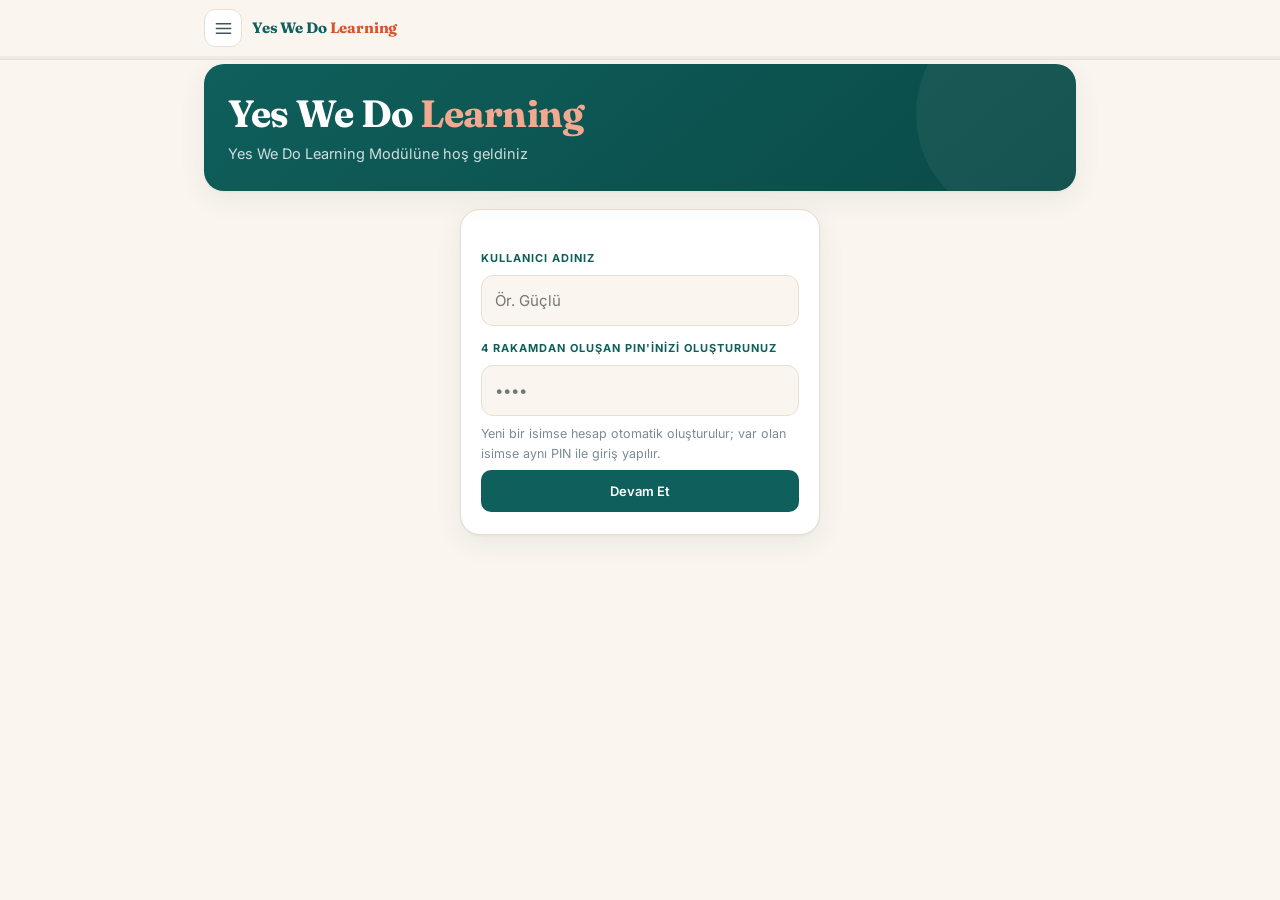
<file: index.html>
<!DOCTYPE html>
<html lang="tr">
<head>
<meta charset="utf-8">
<meta name="viewport" content="width=device-width, initial-scale=1, viewport-fit=cover">
<meta name="apple-mobile-web-app-capable" content="yes">
<meta name="mobile-web-app-capable" content="yes">
<meta name="apple-mobile-web-app-status-bar-style" content="default">
<meta name="apple-mobile-web-app-title" content="YWDL">
<meta name="theme-color" content="#FAF6EF">
<meta name="description" content="Yes We Do Learning — kişiselleştirilmiş eğitim serisi">
<title>Yes We Do Learning</title>

<link rel="manifest" href="manifest.webmanifest">
<link rel="apple-touch-icon" href="icons/apple-touch-icon.png">
<link rel="icon" href="icons/icon-192.png">

<link rel="preconnect" href="https://fonts.googleapis.com">
<link rel="preconnect" href="https://fonts.gstatic.com" crossorigin>
<link href="https://fonts.googleapis.com/css2?family=Fraunces:opsz,wght@9..144,500;9..144,600;9..144,700&family=Inter:wght@400;500;600;700&family=Lora:ital,wght@0,400;0,500;0,600;1,400&display=swap" rel="stylesheet">
<link rel="stylesheet" href="app.css">
</head>
<body>

<header class="topbar">
  <div class="topbar-in">
    <button class="iconbtn" id="menuBtn" aria-label="Menü">
      <svg viewBox="0 0 24 24"><path d="M3 6h18M3 12h18M3 18h18"/></svg>
    </button>
    <div class="brandmark">Yes We Do <span>Learning</span></div>
    <div class="spacer"></div>
    <div class="pagepill" id="pill" hidden></div>
  </div>
  <div class="progress"><i id="prog"></i></div>
</header>

<div class="scrim" id="scrim"></div>
<nav class="toc" id="toc"></nav>

<!-- ══════════ LOGIN ══════════ -->
<main class="screen on" id="loginScreen">
  <div class="home">
    <div class="hero">
      <h1>Yes We Do <em>Learning</em></h1>
      <p>Yes We Do Learning Modülüne hoş geldiniz</p>
    </div>
    <div class="loginbox">
      <label class="modal-l">Kullanıcı adınız</label>
      <input class="fw" id="loginName" type="text" placeholder="Ör. Güçlü" autocomplete="username" maxlength="40">
      <label class="modal-l" style="margin-top:14px">4 rakamdan oluşan PIN'inizi oluşturunuz</label>
      <input class="fw" id="loginPin" type="tel" inputmode="numeric" pattern="\d{4}" maxlength="4" placeholder="••••" autocomplete="current-password">
      <p class="modal-h" id="loginMsg">Yeni bir isimse hesap otomatik oluşturulur; var olan isimse aynı PIN ile giriş yapılır.</p>
      <button class="btn pri" id="loginBtn" style="width:100%;margin-top:6px">Devam Et</button>
    </div>
  </div>
</main>

<!-- ══════════ HUB (konu seçimi) ══════════ -->
<main class="screen" id="hubScreen">
  <div class="home">
    <div class="hero">
      <h1>Merhaba, <em id="hubName">!</em></h1>
      <p>Ne öğrenmek istersin?</p>
    </div>
    <div class="hubgrid">
      <div class="hubcard" id="hubDe">
        <h3>Almanca Eğitim</h3>
        <div class="sub">A1 seviyesiyle başla</div>
      </div>
      <div class="hubcard" id="hubEn">
        <h3>İngilizce Eğitim</h3>
        <div class="sub">A1 seviyesiyle başla</div>
      </div>
      <div class="hubcard soon">
        <h3>Diğer Eğitim Modülleri</h3>
        <div class="sub">pek yakında</div>
      </div>
    </div>
    <div class="homefoot">
      <button class="tinybtn" id="logoutBtn">Çıkış</button>
      <span class="ver" id="verLabelHub"></span>
    </div>
  </div>
</main>

<!-- ══════════ LEVEL (seviye seçimi) ══════════ -->
<main class="screen" id="levelScreen">
  <div class="home">
    <div class="hero">
      <h1 id="levelHeadTitle">Almanca</h1>
      <p>Bir seviye seç</p>
    </div>
    <div class="hubgrid" id="levelGrid"></div>
    <div class="homefoot">
      <button class="tinybtn" id="toHubBtn2">◂ Ana menü</button>
    </div>
  </div>
</main>

<!-- ══════════ HOME (ünite listesi) ══════════ -->
<main class="screen" id="homeScreen">
  <div class="home">
    <div class="hero">
      <h1>Yes We Do <em>Learning</em></h1>
      <p id="heroSub">Yes We Do Learning Modülüne hoş geldiniz</p>
      <div class="stat" id="heroStats"></div>
    </div>

    <div class="sect-h"><h2 id="levelTitle">A1 · Başlangıç</h2><span id="levelNote"></span></div>
    <div class="units" id="unitGrid"></div>

    <div class="homefoot">
      <button class="tinybtn" id="toHubBtn">◂ Ana menü</button>
      <button class="tinybtn" id="resetBtn">İlerlemeyi sıfırla</button>
      <button class="tinybtn" id="aboutBtn">Hakkında</button>
      <span class="ver" id="verLabel"></span>
    </div>
  </div>
</main>

<!-- ══════════ READER ══════════ -->
<main class="screen" id="readerScreen">
  <div class="stage" id="stage">
    <div class="loading"><div class="spin"></div><span>Ünite yükleniyor…</span></div>
  </div>
</main>

<nav class="botnav" id="botnav">
  <div class="botnav-in">
    <button class="nav" id="prevBtn"><svg viewBox="0 0 24 24"><path d="M15 18l-6-6 6-6"/></svg> Back</button>
    <button class="nav pri" id="nextBtn">Next <svg viewBox="0 0 24 24"><path d="M9 18l6-6-6-6"/></svg></button>
  </div>
</nav>

<div class="toast" id="toast"></div>

<script src="app.js"></script>
</body>
</html>
</file>
<file: app.css>
/* ==========================================================
   Deutsch, wieder…  ·  App-Stylesheet
   ========================================================== */
:root{
  --ink:#17252F;--ink-2:#41545F;--ink-3:#7B8B94;
  --teal:#0F5F5C;--teal-2:#13807C;--teal-soft:#E6F1F0;
  --coral:#D9532F;--coral-soft:#FCEDE8;
  --ochre:#B8801A;--ochre-soft:#FBF1DC;
  --plum:#6E4A78;--plum-soft:#F3EBF5;
  --green:#2E7D46;--green-soft:#E7F3EA;
  --cream:#FAF6EF;--paper:#FFFFFF;--line:#E7DFD2;--line-2:#F0EAE0;
  --shadow:0 1px 2px rgba(23,37,47,.05),0 8px 28px rgba(23,37,47,.07);
  --shadow-lg:0 2px 6px rgba(23,37,47,.06),0 24px 60px rgba(23,37,47,.12);
  --r-lg:20px;
  --serif:'Fraunces',Georgia,serif;--read:'Lora',Georgia,serif;
  --sans:'Inter',-apple-system,BlinkMacSystemFont,'Segoe UI',sans-serif;
}
*{box-sizing:border-box;-webkit-tap-highlight-color:transparent}
html{-webkit-text-size-adjust:100%}
body{margin:0;font-family:var(--sans);background:var(--cream);color:var(--ink);
  line-height:1.6;overscroll-behavior-y:none;-webkit-user-select:none;user-select:none}
input,textarea{-webkit-user-select:text;user-select:text}
.reader,.dlg,.vocab,.gtable,.box{-webkit-user-select:text;user-select:text}

/* ---------- App-Chrome ---------- */
.screen{display:none}
.screen.on{display:block}

.topbar{position:fixed;top:0;left:0;right:0;z-index:60;background:rgba(250,246,239,.9);
  backdrop-filter:saturate(180%) blur(18px);-webkit-backdrop-filter:saturate(180%) blur(18px);
  border-bottom:1px solid var(--line);padding-top:env(safe-area-inset-top)}
.topbar-in{max-width:900px;margin:0 auto;display:flex;align-items:center;gap:10px;padding:9px 14px}
.brandmark{font-family:var(--serif);font-weight:700;font-size:15px;color:var(--teal);letter-spacing:-.01em;white-space:nowrap}
.brandmark span{color:var(--coral)}
.topbar .spacer{flex:1}
.pagepill{font-size:12px;font-weight:600;color:var(--ink-2);background:var(--paper);
  border:1px solid var(--line);padding:5px 11px;border-radius:99px;white-space:nowrap;font-variant-numeric:tabular-nums}
.iconbtn{width:38px;height:38px;flex:0 0 38px;display:grid;place-items:center;border:1px solid var(--line);
  background:var(--paper);border-radius:11px;cursor:pointer;color:var(--ink-2)}
.iconbtn:active{transform:scale(.94)}
.iconbtn svg{width:19px;height:19px;stroke:currentColor;fill:none;stroke-width:1.9;stroke-linecap:round;stroke-linejoin:round}
.progress{height:3px;background:var(--line-2)}
.progress i{display:block;height:100%;background:linear-gradient(90deg,var(--teal),var(--teal-2));width:0;transition:width .35s cubic-bezier(.4,0,.2,1)}

.scrim{position:fixed;inset:0;background:rgba(23,37,47,.42);z-index:70;opacity:0;pointer-events:none;transition:opacity .25s}
.scrim.on{opacity:1;pointer-events:auto}
.toc{position:fixed;top:0;bottom:0;left:0;width:min(330px,86vw);z-index:80;background:var(--paper);
  border-right:1px solid var(--line);transform:translateX(-102%);transition:transform .3s cubic-bezier(.4,0,.2,1);
  overflow-y:auto;-webkit-overflow-scrolling:touch;padding:calc(env(safe-area-inset-top) + 18px) 0 30px}
.toc.on{transform:none;box-shadow:var(--shadow-lg)}
.toc h4{font-size:11px;font-weight:700;letter-spacing:.1em;text-transform:uppercase;color:var(--ink-3);margin:0 0 8px;padding:0 20px}
.toc-item{display:flex;gap:12px;align-items:flex-start;padding:11px 20px;cursor:pointer;border-left:3px solid transparent}
.toc-item.cur{background:var(--teal-soft);border-left-color:var(--teal)}
.toc-item.seen .toc-num::after{content:'·';color:var(--green);font-weight:700;margin-left:2px}
.toc-num{font-size:11px;font-weight:700;color:var(--ink-3);min-width:18px;padding-top:2px;font-variant-numeric:tabular-nums}
.toc-item.cur .toc-num{color:var(--teal)}
.toc-t{font-size:14px;font-weight:600;line-height:1.35;display:block}
.toc-s{font-size:11.5px;color:var(--ink-3);line-height:1.35;display:block;margin-top:1px}
.toc-back{display:flex;align-items:center;gap:8px;margin:0 20px 14px;padding:9px 12px;border:1px solid var(--line);
  border-radius:11px;font-size:13px;font-weight:600;color:var(--ink-2);cursor:pointer;background:var(--cream)}
.toc-back svg{width:15px;height:15px;stroke:currentColor;fill:none;stroke-width:2.2;stroke-linecap:round;stroke-linejoin:round}

/* ---------- Home ---------- */
.home{max-width:900px;margin:0 auto;padding:calc(env(safe-area-inset-top) + 64px) 14px 40px}
.hero{background:linear-gradient(140deg,var(--teal) 0%,#0A4A47 100%);border-radius:var(--r-lg);
  padding:30px 24px 26px;color:#fff;box-shadow:var(--shadow);margin-bottom:18px;position:relative;overflow:hidden}
.hero::after{content:'';position:absolute;right:-60px;top:-60px;width:220px;height:220px;border-radius:50%;
  background:rgba(255,255,255,.05)}
.hero h1{font-family:var(--serif);font-weight:700;font-size:clamp(26px,6vw,38px);line-height:1.05;
  letter-spacing:-.02em;margin:0 0 8px;position:relative}
.hero h1 em{font-style:normal;color:#F2A98F}
.hero p{margin:0;font-size:14.5px;color:rgba(255,255,255,.8);position:relative}
.hero .stat{display:flex;gap:22px;margin-top:20px;position:relative;flex-wrap:wrap}
.hero .stat div{font-size:12px;color:rgba(255,255,255,.65)}
.hero .stat b{display:block;font-family:var(--serif);font-size:22px;font-weight:700;color:#fff;line-height:1.1;font-variant-numeric:tabular-nums}

.sect-h{display:flex;align-items:baseline;gap:10px;margin:26px 0 12px}
.sect-h h2{font-family:var(--serif);font-weight:600;font-size:20px;margin:0;letter-spacing:-.01em}
.sect-h span{font-size:12.5px;color:var(--ink-3)}

.langtabs{display:flex;gap:8px;margin-bottom:6px;flex-wrap:wrap}
.langtab{display:flex;align-items:center;gap:8px;padding:9px 15px;border-radius:99px;border:1.5px solid var(--line);
  background:var(--paper);font-size:14px;font-weight:600;cursor:pointer;color:var(--ink-2)}
.langtab.on{border-color:var(--teal);background:var(--teal-soft);color:var(--teal)}
.langtab .tr{font-size:11.5px;color:var(--ink-3);font-weight:500}
.langtab.on .tr{color:var(--teal-2)}
.langtab.soon{opacity:.45;cursor:default}

.units{display:grid;grid-template-columns:repeat(auto-fill,minmax(260px,1fr));gap:14px}
.ucard{background:var(--paper);border:1px solid var(--line);border-radius:16px;overflow:hidden;
  box-shadow:var(--shadow);cursor:pointer;display:flex;flex-direction:column;transition:transform .15s}
.ucard:active{transform:scale(.985)}
.ucard .thumb{position:relative;background:var(--teal-soft);aspect-ratio:16/9;overflow:hidden}
.ucard .thumb img{width:100%;height:100%;object-fit:cover;display:block}
.ucard .badge{position:absolute;top:10px;left:10px;background:rgba(9,24,29,.78);color:#fff;font-size:11px;
  font-weight:700;letter-spacing:.09em;text-transform:uppercase;padding:4px 9px;border-radius:99px;backdrop-filter:blur(6px)}
.ucard .done{position:absolute;top:10px;right:10px;width:24px;height:24px;border-radius:50%;background:var(--green);
  display:none;place-items:center}
.ucard.finished .done{display:grid}
.ucard .done svg{width:13px;height:13px;stroke:#fff;fill:none;stroke-width:3;stroke-linecap:round;stroke-linejoin:round}
.ucard .body{padding:14px 15px 15px;flex:1;display:flex;flex-direction:column}
.ucard h3{font-family:var(--serif);font-weight:600;font-size:17px;line-height:1.2;margin:0 0 5px;letter-spacing:-.01em}
.ucard .sub{font-size:12.5px;color:var(--ink-3);line-height:1.4;flex:1}
.ucard .bar{height:4px;background:var(--line-2);border-radius:2px;margin-top:13px;overflow:hidden}
.ucard .bar i{display:block;height:100%;background:var(--teal);width:0;border-radius:2px;transition:width .4s}
.ucard .meta{display:flex;justify-content:space-between;align-items:center;margin-top:8px;font-size:11.5px;color:var(--ink-3);font-variant-numeric:tabular-nums}
.ucard .meta .score{font-weight:700;color:var(--green)}

.soonbox{background:var(--paper);border:1px dashed var(--line);border-radius:16px;padding:22px;text-align:center;color:var(--ink-3);font-size:14px}
.soonbox b{display:block;font-family:var(--serif);font-size:16px;color:var(--ink-2);margin-bottom:4px;font-weight:600}

.homefoot{margin-top:30px;padding-top:18px;border-top:1px solid var(--line-2);display:flex;gap:9px;flex-wrap:wrap;align-items:center}
.tinybtn{font-size:12.5px;font-weight:600;color:var(--ink-2);background:var(--paper);border:1px solid var(--line);
  border-radius:9px;padding:8px 13px;cursor:pointer}
.homefoot .ver{margin-left:auto;font-size:11.5px;color:var(--ink-3)}

/* ---------- Reader ---------- */
.stage{max-width:900px;margin:0 auto;padding:calc(env(safe-area-inset-top) + 64px) 14px 108px}
.page{display:none;animation:fade .32s ease}
.page.on{display:block}
@keyframes fade{from{opacity:0;transform:translateY(10px)}to{opacity:1;transform:none}}
.sheet{background:var(--paper);border:1px solid var(--line);border-radius:var(--r-lg);box-shadow:var(--shadow);
  padding:26px 22px 30px;margin-bottom:16px;overflow:hidden}
@media(max-width:520px){.sheet{padding:20px 16px 24px;border-radius:16px}.stage,.home{padding-left:10px;padding-right:10px}}

.eyebrow{display:inline-flex;align-items:center;gap:7px;font-size:11px;font-weight:700;letter-spacing:.09em;
  text-transform:uppercase;color:var(--teal);background:var(--teal-soft);padding:5px 11px;border-radius:99px;margin-bottom:12px}
.eyebrow.c{color:var(--coral);background:var(--coral-soft)}
.eyebrow.o{color:var(--ochre);background:var(--ochre-soft)}
.eyebrow.p{color:var(--plum);background:var(--plum-soft)}
.eyebrow.g{color:var(--green);background:var(--green-soft)}
h2{font-family:var(--serif);font-weight:600;font-size:clamp(21px,4.4vw,27px);line-height:1.18;letter-spacing:-.015em;margin:0 0 6px}
h3{font-family:var(--serif);font-weight:600;font-size:18px;margin:26px 0 10px;letter-spacing:-.01em}
h3:first-child{margin-top:0}
h4{margin:0}
.lede{font-size:15.5px;color:var(--ink-2);margin:0 0 4px}

.cover{border-radius:var(--r-lg);overflow:hidden;border:1px solid var(--line);background:var(--teal);
  box-shadow:var(--shadow);margin-bottom:16px;position:relative}
.cover img{display:block;width:100%;aspect-ratio:16/9;object-fit:cover}
.cover-txt{position:absolute;left:0;right:0;bottom:0;padding:52px 22px 20px;
  background:linear-gradient(to top,rgba(9,24,29,.94) 6%,rgba(9,24,29,.7) 46%,transparent);color:#fff}
.cover-kicker{font-size:11px;font-weight:700;letter-spacing:.16em;text-transform:uppercase;color:#8FD6D1;margin-bottom:5px}
.cover-title{font-family:var(--serif);font-weight:700;font-size:clamp(24px,5.8vw,38px);line-height:1.06;letter-spacing:-.02em;margin:0;color:#fff}
.cover-sub{font-size:13.5px;color:rgba(255,255,255,.82);margin-top:6px}

.goals{display:grid;gap:9px;margin:16px 0 0;padding:0;list-style:none}
.goals li{display:flex;gap:11px;align-items:flex-start;background:var(--cream);border:1px solid var(--line-2);
  border-radius:12px;padding:11px 13px;font-size:14.5px}
.goals .tick{flex:0 0 21px;height:21px;border-radius:6px;background:var(--teal);display:grid;place-items:center;margin-top:1px}
.goals .tick svg{width:12px;height:12px;stroke:#fff;fill:none;stroke-width:3;stroke-linecap:round;stroke-linejoin:round}
.goals b{font-weight:600}
.goals em{font-style:normal;color:var(--ink-3);font-size:13px;display:block;margin-top:1px}

.cast{display:grid;grid-template-columns:repeat(auto-fill,minmax(146px,1fr));gap:11px;margin-top:16px}
.castcard{background:var(--cream);border:1px solid var(--line-2);border-radius:13px;padding:13px;text-align:center}
.castcard .av{width:64px;height:64px;border-radius:50%;margin:0 auto 9px;background:var(--paper);
  box-shadow:0 0 0 1px var(--line);overflow:hidden}
.castcard .av img{width:100%;height:100%;object-fit:cover}
.castcard .nm{font-family:var(--serif);font-weight:600;font-size:15px;line-height:1.2}
.castcard .rl{font-size:12px;color:var(--ink-3);margin-top:3px;line-height:1.35}

figure{margin:18px 0}
figure img{width:100%;display:block;border-radius:14px;border:1px solid var(--line);background:var(--cream)}
figcaption{font-size:12.5px;color:var(--ink-3);margin-top:8px;text-align:center;font-style:italic}

.reader{font-family:var(--read);font-size:17px;line-height:1.85;color:var(--ink)}
.reader p{margin:0 0 15px}
.reader p:last-child{margin-bottom:0}
.reader .sp{display:block;margin:0 0 8px;padding-left:18px;text-indent:-18px}
.reader .sp b{font-family:var(--sans);font-size:13px;font-weight:700;color:var(--teal)}
.gl{border-bottom:1.5px dotted var(--ochre);cursor:pointer}
.gl.open{background:var(--ochre-soft);border-radius:3px;box-shadow:0 0 0 3px var(--ochre-soft)}
.gl-tip{font-family:var(--sans);font-size:12.5px;font-weight:600;color:var(--ochre);background:var(--ochre-soft);
  border-radius:6px;padding:1px 6px;margin-left:5px;white-space:nowrap;display:none}
.gl.open .gl-tip{display:inline-block}

.dlg{display:grid;gap:11px}
.turn{display:flex;gap:11px;align-items:flex-start}
.turn .who{flex:0 0 42px;height:42px;border-radius:50%;overflow:hidden;background:var(--teal-soft);display:grid;
  place-items:center;font-family:var(--serif);font-weight:700;font-size:15px;color:var(--teal);box-shadow:0 0 0 1px var(--line)}
.turn .who img{width:100%;height:100%;object-fit:cover}
.turn .bub{flex:1;background:var(--cream);border:1px solid var(--line-2);border-radius:4px 14px 14px 14px;padding:11px 14px}
.turn.r .bub{background:var(--teal-soft);border-color:#D2E6E4;border-radius:14px 4px 14px 14px}
.turn .nm{font-size:11px;font-weight:700;letter-spacing:.06em;text-transform:uppercase;color:var(--ink-3);margin-bottom:3px}
.turn .tx{font-family:var(--read);font-size:16px;line-height:1.6}

.audiobar{display:flex;align-items:center;gap:11px;background:var(--ink);color:#fff;border-radius:13px;
  padding:10px 14px 10px 10px;margin:0 0 16px}
.audiobar .pl{flex:0 0 40px;height:40px;border-radius:50%;border:0;cursor:pointer;background:var(--teal-2);
  display:grid;place-items:center;color:#fff}
.audiobar .pl:active{transform:scale(.93)}
.audiobar .pl svg{width:17px;height:17px;fill:currentColor}
.audiobar .meta{flex:1;min-width:0}
.audiobar .tt{font-size:13.5px;font-weight:600;white-space:nowrap;overflow:hidden;text-overflow:ellipsis}
.audiobar .st{font-size:11.5px;color:rgba(255,255,255,.6);font-variant-numeric:tabular-nums}
.audiobar .rate{font-size:11.5px;font-weight:700;background:rgba(255,255,255,.13);border:0;color:#fff;
  border-radius:8px;padding:7px 10px;cursor:pointer}
.audiobar .track{height:4px;background:rgba(255,255,255,.18);border-radius:2px;margin-top:5px;overflow:hidden;cursor:pointer}
.audiobar .track i{display:block;height:100%;background:var(--teal-2);width:0}
.audiobar.miss{background:var(--line-2);color:var(--ink-3)}
.audiobar.miss .pl{background:var(--ink-3)}

.box{border-radius:14px;padding:15px 17px;margin:18px 0;font-size:14.5px;border:1px solid}
.box .bt{display:flex;align-items:center;gap:7px;font-size:11px;font-weight:700;letter-spacing:.09em;text-transform:uppercase;margin-bottom:7px}
.box p{margin:0 0 8px}.box p:last-child{margin-bottom:0}
.box ul{margin:6px 0 0;padding-left:20px}
.box li{margin-bottom:4px}
.box.tip{background:var(--ochre-soft);border-color:#EFDFBC}.box.tip .bt{color:var(--ochre)}
.box.tr{background:#F4F1FA;border-color:#E2DAF0}.box.tr .bt{color:var(--plum)}
.box.warn{background:var(--coral-soft);border-color:#F5D5C9}.box.warn .bt{color:var(--coral)}
.box.cult{background:var(--teal-soft);border-color:#CFE4E2}.box.cult .bt{color:var(--teal)}
.box.snd{background:var(--green-soft);border-color:#CDE5D5}.box.snd .bt{color:var(--green)}

.tblwrap{overflow-x:auto;-webkit-overflow-scrolling:touch;margin:14px -4px;padding:0 4px}
.gtable{width:100%;border-collapse:separate;border-spacing:0;font-size:15px;margin:14px 0;border:1px solid var(--line);
  border-radius:12px;overflow:hidden;background:var(--paper)}
.gtable th{background:var(--teal);color:#fff;font-size:11.5px;font-weight:700;letter-spacing:.07em;text-transform:uppercase;text-align:left;padding:9px 13px}
.gtable td{padding:9px 13px;border-top:1px solid var(--line-2);vertical-align:top}
.gtable tr:nth-child(even) td{background:#FCFAF6}
.gtable td:first-child{font-weight:600;color:var(--ink-2)}
.gtable b{color:var(--coral);font-weight:700}
.gtable i{font-style:normal;color:var(--ink-3);font-size:13.5px}
.gtable .hl td{background:var(--ochre-soft)!important}

.pos{width:100%;border-collapse:separate;border-spacing:4px;font-family:var(--read);font-size:14.5px;margin:14px 0}
.pos th{font-family:var(--sans);font-size:10px;font-weight:700;letter-spacing:.08em;text-transform:uppercase;color:var(--ink-3);padding:0 0 3px;text-align:left}
.pos td{background:var(--cream);border:1px solid var(--line-2);border-radius:8px;padding:8px 10px}
.pos td.v{background:var(--coral-soft);border-color:#F0CFC2;font-weight:700;color:var(--coral)}
.pos td.w{background:var(--plum-soft);border-color:#E2DAF0;font-weight:700;color:var(--plum)}
.pos td.e{background:transparent;border:1px dashed var(--line);color:var(--ink-3)}

.vocab{display:grid;grid-template-columns:repeat(auto-fill,minmax(240px,1fr));gap:0 22px;margin:12px 0}
.vrow{display:flex;gap:10px;align-items:baseline;justify-content:space-between;padding:8px 0;
  border-bottom:1px solid var(--line-2);font-size:14.5px;cursor:pointer}
.vrow .de{font-weight:600}
.vrow .de .art{color:var(--teal);font-weight:700}
.vrow .de .art.f{color:var(--coral)}
.vrow .de .art.n{color:var(--ochre)}
.vrow .tr{color:var(--ink-3);text-align:right;font-size:13.5px;flex:0 0 auto;max-width:54%;transition:filter .18s,opacity .18s}
.vocab.hide .vrow .tr{filter:blur(5px);opacity:.55}
.vocab.hide .vrow.rev .tr{filter:none;opacity:1}
.vtoggle{display:inline-flex;align-items:center;gap:7px;font-size:12.5px;font-weight:600;color:var(--teal);
  background:var(--teal-soft);border:0;border-radius:99px;padding:8px 14px;cursor:pointer;margin-bottom:6px}
.vgroup{font-size:11px;font-weight:700;letter-spacing:.09em;text-transform:uppercase;color:var(--ink-3);margin:20px 0 4px;grid-column:1/-1}
.vgroup:first-child{margin-top:6px}

.nums{display:grid;grid-template-columns:repeat(auto-fill,minmax(98px,1fr));gap:7px;margin:14px 0}
.num{background:var(--cream);border:1px solid var(--line-2);border-radius:10px;padding:8px 9px;text-align:center}
.num .n{font-family:var(--serif);font-weight:700;font-size:17px;color:var(--teal);line-height:1}
.num .w{font-size:12.5px;margin-top:3px;font-weight:500}
.abc{display:grid;grid-template-columns:repeat(auto-fill,minmax(72px,1fr));gap:6px;margin:14px 0}
.ab{background:var(--cream);border:1px solid var(--line-2);border-radius:9px;padding:7px 4px;text-align:center}
.ab .l{font-family:var(--serif);font-weight:700;font-size:17px;line-height:1}
.ab .s{font-size:11.5px;color:var(--coral);font-weight:600;margin-top:2px}
.ab.x{background:var(--coral-soft);border-color:#F0CFC2}

/* Stammbaum */
.tree{margin:18px 0 6px;display:grid;gap:0;justify-items:center}
.gen{width:100%}
.gl-lbl{font-size:11px;font-weight:700;letter-spacing:.09em;text-transform:uppercase;color:var(--ink-3);text-align:center;margin-bottom:10px}
.gen-row{display:flex;flex-wrap:wrap;gap:12px;align-items:center;justify-content:center}
.pers{background:var(--cream);border:1px solid var(--line-2);border-radius:13px;padding:12px 10px;text-align:center;width:118px}
.pers .av{width:56px;height:56px;border-radius:50%;margin:0 auto 8px;overflow:hidden;background:var(--paper);box-shadow:0 0 0 1px var(--line)}
.pers .av img{width:100%;height:100%;object-fit:cover}
.pers .nm{font-family:var(--serif);font-weight:600;font-size:14.5px;line-height:1.2}
.pers .rl{font-size:11.5px;color:var(--ink-3);margin-top:3px;line-height:1.35}
.link{color:var(--coral);font-size:17px;flex:0 0 auto}
.stem{width:2px;height:22px;background:var(--line);margin:4px auto}
@media(max-width:400px){.pers{width:104px}.pers .av{width:48px;height:48px}}

/* Übungen */
.ex{background:var(--paper);border:1px solid var(--line);border-radius:16px;padding:17px 17px 15px;margin:16px 0}
.ex-h{display:flex;gap:11px;align-items:flex-start;margin-bottom:13px}
.ex-n{flex:0 0 27px;height:27px;border-radius:9px;background:var(--coral);color:#fff;display:grid;place-items:center;font-size:12.5px;font-weight:700}
.ex-q{flex:1}
.ex-t{font-size:14.5px;font-weight:600;line-height:1.42}
.ex-hint{font-size:12.5px;color:var(--ink-3);margin-top:2px}
.items{display:grid;gap:9px}
.fi{display:flex;flex-wrap:wrap;gap:6px;align-items:center;font-family:var(--read);font-size:16px;line-height:2.1;
  padding:9px 11px;background:var(--cream);border:1px solid var(--line-2);border-radius:11px}
.fi .ix{font-family:var(--sans);font-size:11.5px;font-weight:700;color:var(--ink-3);min-width:17px}
.fi input{font-family:var(--read);font-size:16px;font-weight:600;color:var(--teal);border:0;border-bottom:2px solid var(--teal);
  background:transparent;padding:1px 4px;min-width:60px;width:92px;text-align:center;outline:none;border-radius:0}
.fi input.w{width:132px}
.fi input::placeholder{color:#B9C6C5;font-weight:400}
.fi input:focus{background:var(--teal-soft);border-radius:5px 5px 0 0}
.fi input.ok{color:var(--green);border-bottom-color:var(--green);background:var(--green-soft);border-radius:5px 5px 0 0}
.fi input.no{color:var(--coral);border-bottom-color:var(--coral);background:var(--coral-soft);border-radius:5px 5px 0 0}
.ch{background:var(--cream);border:1px solid var(--line-2);border-radius:11px;padding:11px}
.ch .qq{font-family:var(--read);font-size:15.5px;margin-bottom:9px;line-height:1.5}
.ch .qq .ix{font-family:var(--sans);font-size:11.5px;font-weight:700;color:var(--ink-3);margin-right:6px}
.opts{display:flex;flex-wrap:wrap;gap:7px}
.opt{font-family:var(--read);font-size:15px;font-weight:500;background:var(--paper);border:1.5px solid var(--line);
  border-radius:10px;padding:8px 14px;cursor:pointer;min-height:40px;display:flex;align-items:center}
.opt:active{transform:scale(.97)}
.opt.sel{border-color:var(--teal);background:var(--teal-soft);color:var(--teal);font-weight:600}
.opt.ok{border-color:var(--green);background:var(--green-soft);color:var(--green);font-weight:700}
.opt.no{border-color:var(--coral);background:var(--coral-soft);color:var(--coral);text-decoration:line-through}
.opt.rev{border-color:var(--green);border-style:dashed;color:var(--green)}
.ord{background:var(--cream);border:1px solid var(--line-2);border-radius:11px;padding:11px}
.ord .prompt{font-size:12.5px;color:var(--ink-3);margin-bottom:8px}
.ord .drop{min-height:48px;background:var(--paper);border:1.5px dashed var(--line);border-radius:10px;padding:7px;
  display:flex;flex-wrap:wrap;gap:6px;align-items:center;font-family:var(--read);font-size:15.5px;margin-bottom:9px}
.ord .drop:empty::before{content:attr(data-ph);color:var(--ink-3);font-family:var(--sans);font-size:12.5px;padding-left:5px}
.ord .drop.ok{border-color:var(--green);border-style:solid;background:var(--green-soft)}
.ord .drop.no{border-color:var(--coral);border-style:solid;background:var(--coral-soft)}
.ord .bank{display:flex;flex-wrap:wrap;gap:6px}
.tok{font-family:var(--read);font-size:15px;background:var(--paper);border:1.5px solid var(--line);border-radius:9px;
  padding:7px 12px;cursor:pointer;min-height:38px;display:flex;align-items:center}
.tok:active{transform:scale(.95)}
.ord .drop .tok{background:var(--teal-soft);border-color:#C9E0DE;color:var(--teal);font-weight:600}
.ord .sol{display:none;font-size:13.5px;color:var(--green);font-weight:600;margin-top:8px;font-family:var(--read)}
.ord.show .sol{display:block}
.mt{display:grid;grid-template-columns:1fr 1fr;gap:9px}
.mtcol{display:grid;gap:7px;align-content:start}
.mtitem{background:var(--cream);border:1.5px solid var(--line-2);border-radius:10px;padding:10px 12px;font-size:14px;
  cursor:pointer;min-height:46px;display:flex;align-items:center}
.mtitem.a{font-family:var(--read);font-weight:600}
.mtitem.sel{border-color:var(--teal);background:var(--teal-soft)}
.mtitem.done{border-color:var(--green);background:var(--green-soft);color:var(--green);cursor:default}
.mtitem.done::after{content:'✓';margin-left:auto;font-weight:700;padding-left:6px}
.mtitem.shake{animation:sh .3s}
@keyframes sh{0%,100%{transform:none}25%{transform:translateX(-5px)}75%{transform:translateX(5px)}}
.tf{display:flex;gap:9px;align-items:center;background:var(--cream);border:1px solid var(--line-2);border-radius:11px;padding:10px 12px}
.tf .st{flex:1;font-family:var(--read);font-size:15px;line-height:1.45}
.tf .btns{display:flex;gap:5px;flex:0 0 auto}
.tfb{width:44px;height:40px;border-radius:9px;border:1.5px solid var(--line);background:var(--paper);font-size:12px;
  font-weight:700;color:var(--ink-3);cursor:pointer;font-family:var(--sans)}
.tfb.sel{border-color:var(--teal);background:var(--teal-soft);color:var(--teal)}
.tfb.ok{border-color:var(--green);background:var(--green-soft);color:var(--green)}
.tfb.no{border-color:var(--coral);background:var(--coral-soft);color:var(--coral)}
.fw{width:100%;min-height:120px;font-family:var(--read);font-size:15.5px;line-height:1.7;border:1px solid var(--line);
  border-radius:12px;padding:12px;background:var(--cream);resize:vertical;outline:none;color:var(--ink)}
.fw:focus{border-color:var(--teal);background:var(--paper)}
.ex-f{display:flex;gap:8px;align-items:center;margin-top:13px;flex-wrap:wrap}
.btn{font-family:var(--sans);font-size:13px;font-weight:600;border-radius:10px;padding:10px 16px;cursor:pointer;
  border:1.5px solid transparent;min-height:42px}
.btn:active{transform:scale(.96)}
.btn.pri{background:var(--teal);color:#fff}
.btn.sec{background:var(--paper);border-color:var(--line);color:var(--ink-2)}
.verdict{font-size:13px;font-weight:600;margin-left:auto;font-variant-numeric:tabular-nums}
.verdict.good{color:var(--green)}.verdict.mid{color:var(--ochre)}.verdict.bad{color:var(--coral)}

.prompts{display:grid;gap:9px}
.prompt-c{background:var(--cream);border:1px solid var(--line-2);border-left:3px solid var(--plum);
  border-radius:0 11px 11px 0;padding:11px 14px}
.prompt-c .q{font-family:var(--read);font-size:15.5px;font-weight:500}
.prompt-c .h{font-size:12.5px;color:var(--ink-3);margin-top:4px}

.testhead{background:linear-gradient(135deg,var(--teal),#0A4A47);color:#fff;border-radius:16px;padding:22px;margin-bottom:16px}
.testhead h2{color:#fff;margin-bottom:4px}
.testhead p{margin:0;font-size:14px;color:rgba(255,255,255,.78)}
.scorecard{display:flex;align-items:center;gap:16px;background:var(--paper);border:1px solid var(--line);
  border-radius:16px;padding:18px;margin:16px 0;box-shadow:var(--shadow)}
.scoreno{font-family:var(--serif);font-weight:700;font-size:36px;line-height:1;color:var(--teal);
  font-variant-numeric:tabular-nums;white-space:nowrap}
.scoretx{flex:1;font-size:14px;color:var(--ink-2)}
.scoretx b{display:block;font-size:15.5px;color:var(--ink);font-family:var(--serif)}

.cards{display:grid;grid-template-columns:repeat(auto-fill,minmax(230px,1fr));gap:11px;margin:14px 0}
.card{background:var(--cream);border:1px solid var(--line-2);border-radius:13px;padding:13px 15px}
.card .ct{font-size:11px;font-weight:700;letter-spacing:.08em;text-transform:uppercase;color:var(--teal);margin-bottom:6px}
.card .cc{font-family:var(--read);font-size:14.5px;line-height:1.65}
.card .cc b{color:var(--coral)}

.botnav{position:fixed;left:0;right:0;bottom:0;z-index:60;background:rgba(250,246,239,.92);
  backdrop-filter:saturate(180%) blur(18px);-webkit-backdrop-filter:saturate(180%) blur(18px);
  border-top:1px solid var(--line);padding-bottom:env(safe-area-inset-bottom);display:none}
.botnav.on{display:block}
.botnav-in{max-width:900px;margin:0 auto;display:flex;gap:9px;padding:9px 14px}
.nav{flex:1;display:flex;align-items:center;justify-content:center;gap:8px;min-height:46px;border-radius:12px;
  border:1px solid var(--line);background:var(--paper);font-size:14px;font-weight:600;color:var(--ink);cursor:pointer;font-family:var(--sans)}
.nav.pri{background:var(--teal);border-color:var(--teal);color:#fff}
.nav:disabled{opacity:.35;cursor:default}
.nav svg{width:17px;height:17px;stroke:currentColor;fill:none;stroke-width:2.2;stroke-linecap:round;stroke-linejoin:round}

.loading{display:grid;place-items:center;padding:80px 20px;color:var(--ink-3);font-size:14px;gap:14px}
.spin{width:26px;height:26px;border:3px solid var(--line);border-top-color:var(--teal);border-radius:50%;animation:sp .8s linear infinite}
@keyframes sp{to{transform:rotate(360deg)}}

.toast{position:fixed;left:50%;bottom:calc(env(safe-area-inset-bottom) + 76px);transform:translateX(-50%) translateY(14px);
  background:var(--ink);color:#fff;font-size:13.5px;font-weight:500;padding:11px 18px;border-radius:99px;z-index:120;
  opacity:0;pointer-events:none;transition:opacity .25s,transform .25s;box-shadow:var(--shadow-lg);max-width:88vw;text-align:center}
.toast.on{opacity:1;transform:translateX(-50%)}

.modal{position:fixed;inset:0;z-index:90;display:none;overflow-y:auto;-webkit-overflow-scrolling:touch;
  padding:calc(env(safe-area-inset-top) + 40px) 14px calc(env(safe-area-inset-bottom) + 40px)}
.modal.on{display:block}
.modal-in{max-width:520px;margin:0 auto;background:var(--paper);border:1px solid var(--line);
  border-radius:var(--r-lg);box-shadow:var(--shadow-lg);padding:24px 22px 22px}
.modal-in h3{margin:0 0 8px;font-size:20px}
.modal-p{font-size:14px;color:var(--ink-2);margin:0 0 18px}
.modal-l{display:block;font-size:11px;font-weight:700;letter-spacing:.09em;text-transform:uppercase;
  color:var(--teal);margin:18px 0 7px}
.modal-t{width:100%;min-height:86px;font-family:ui-monospace,SFMono-Regular,Menlo,monospace;font-size:12px;
  line-height:1.5;border:1px solid var(--line);border-radius:11px;padding:11px;background:var(--cream);
  resize:vertical;outline:none;color:var(--ink-2);word-break:break-all}
.modal-t:focus{border-color:var(--teal);background:var(--paper)}
.modal-in .btn{margin-top:9px}
.modal-h{font-size:12.5px;color:var(--ink-3);margin:8px 0 0}

/* ---------------- Giriş / Hub / Seviye ekranları ---------------- */
.loginbox{max-width:360px;margin:18px auto 0;background:var(--paper);border:1px solid var(--line);
  border-radius:var(--r-lg);padding:22px 20px;box-shadow:var(--shadow)}
.loginbox input.fw{min-height:auto;padding:12px 13px;font-family:var(--sans);font-size:15px}

.hubgrid{display:grid;grid-template-columns:1fr;gap:12px;margin:18px 0}
.hubcard{background:var(--paper);border:1px solid var(--line);border-radius:16px;padding:20px 18px;
  cursor:pointer;transition:transform .12s}
.hubcard:active{transform:scale(.985)}
.hubcard h3{font-family:var(--serif);font-weight:600;font-size:18px;margin:0 0 4px;color:var(--ink)}
.hubcard .sub{font-size:13px;color:var(--ink-3)}
.hubcard.soon{opacity:.5;cursor:default}
.hubcard.active{border-color:var(--teal)}
.hubcard.disabled{opacity:.45;cursor:default}

@media print{
  .topbar,.botnav,.toc,.scrim,.ex-f,.vtoggle,.toast{display:none!important}
  .page{display:block!important;page-break-after:always}
  .stage{padding:0;max-width:100%}
  .sheet{box-shadow:none;border-radius:0;border:0;padding:0 0 20px}
  body{background:#fff}
  .vocab.hide .vrow .tr{filter:none!important;opacity:1!important}
}
</file>
